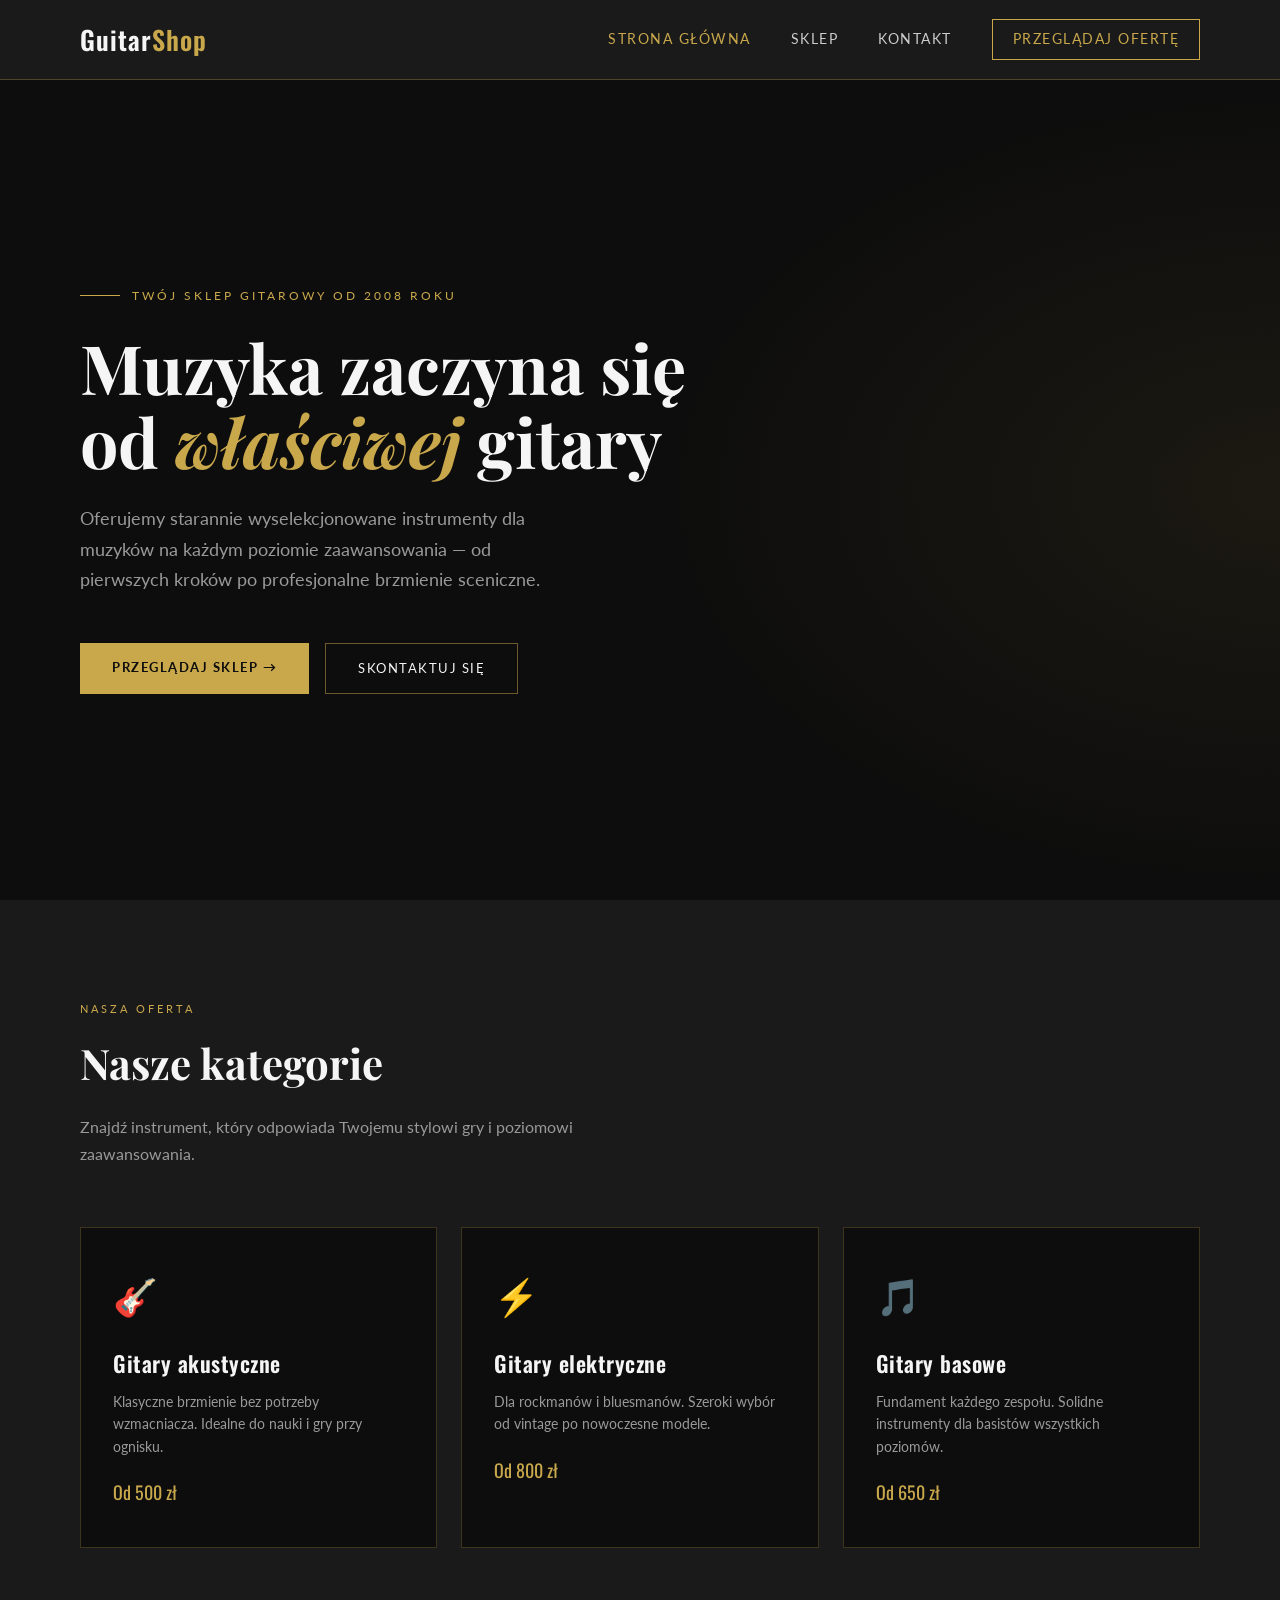
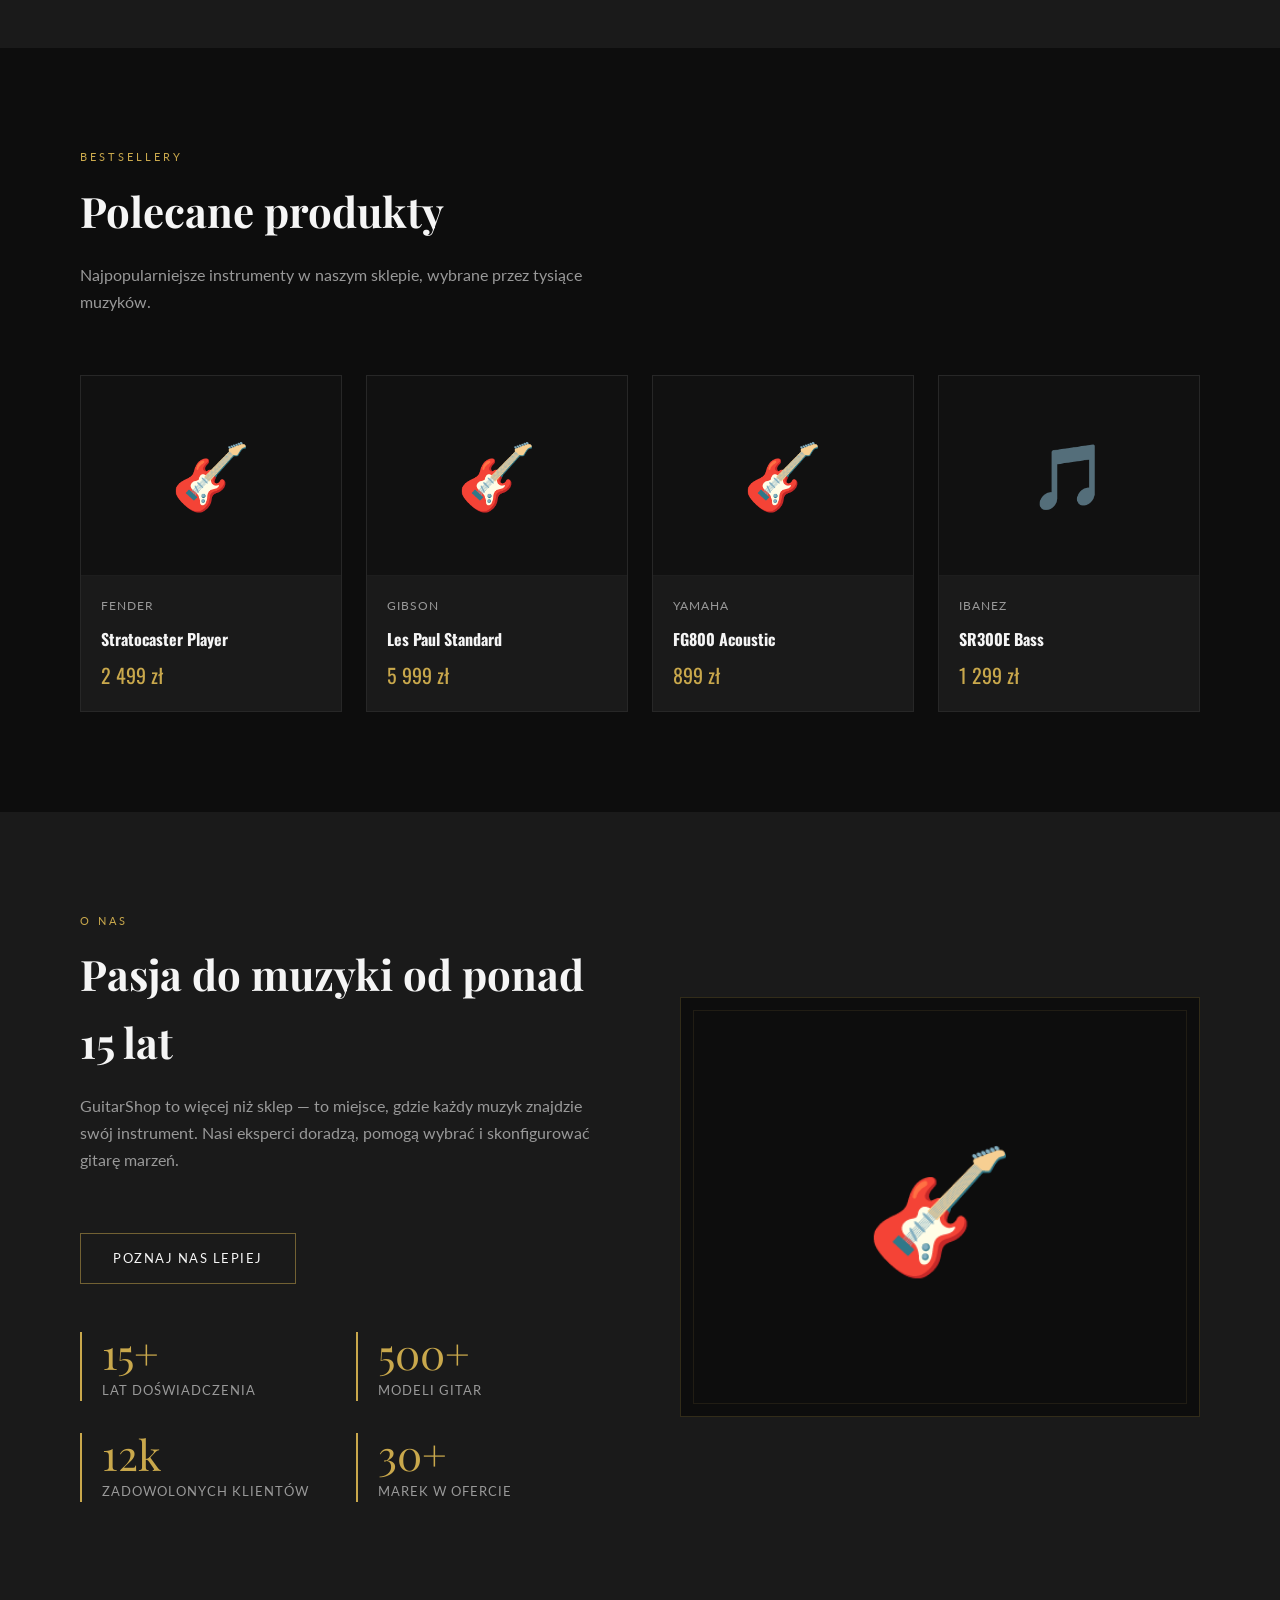
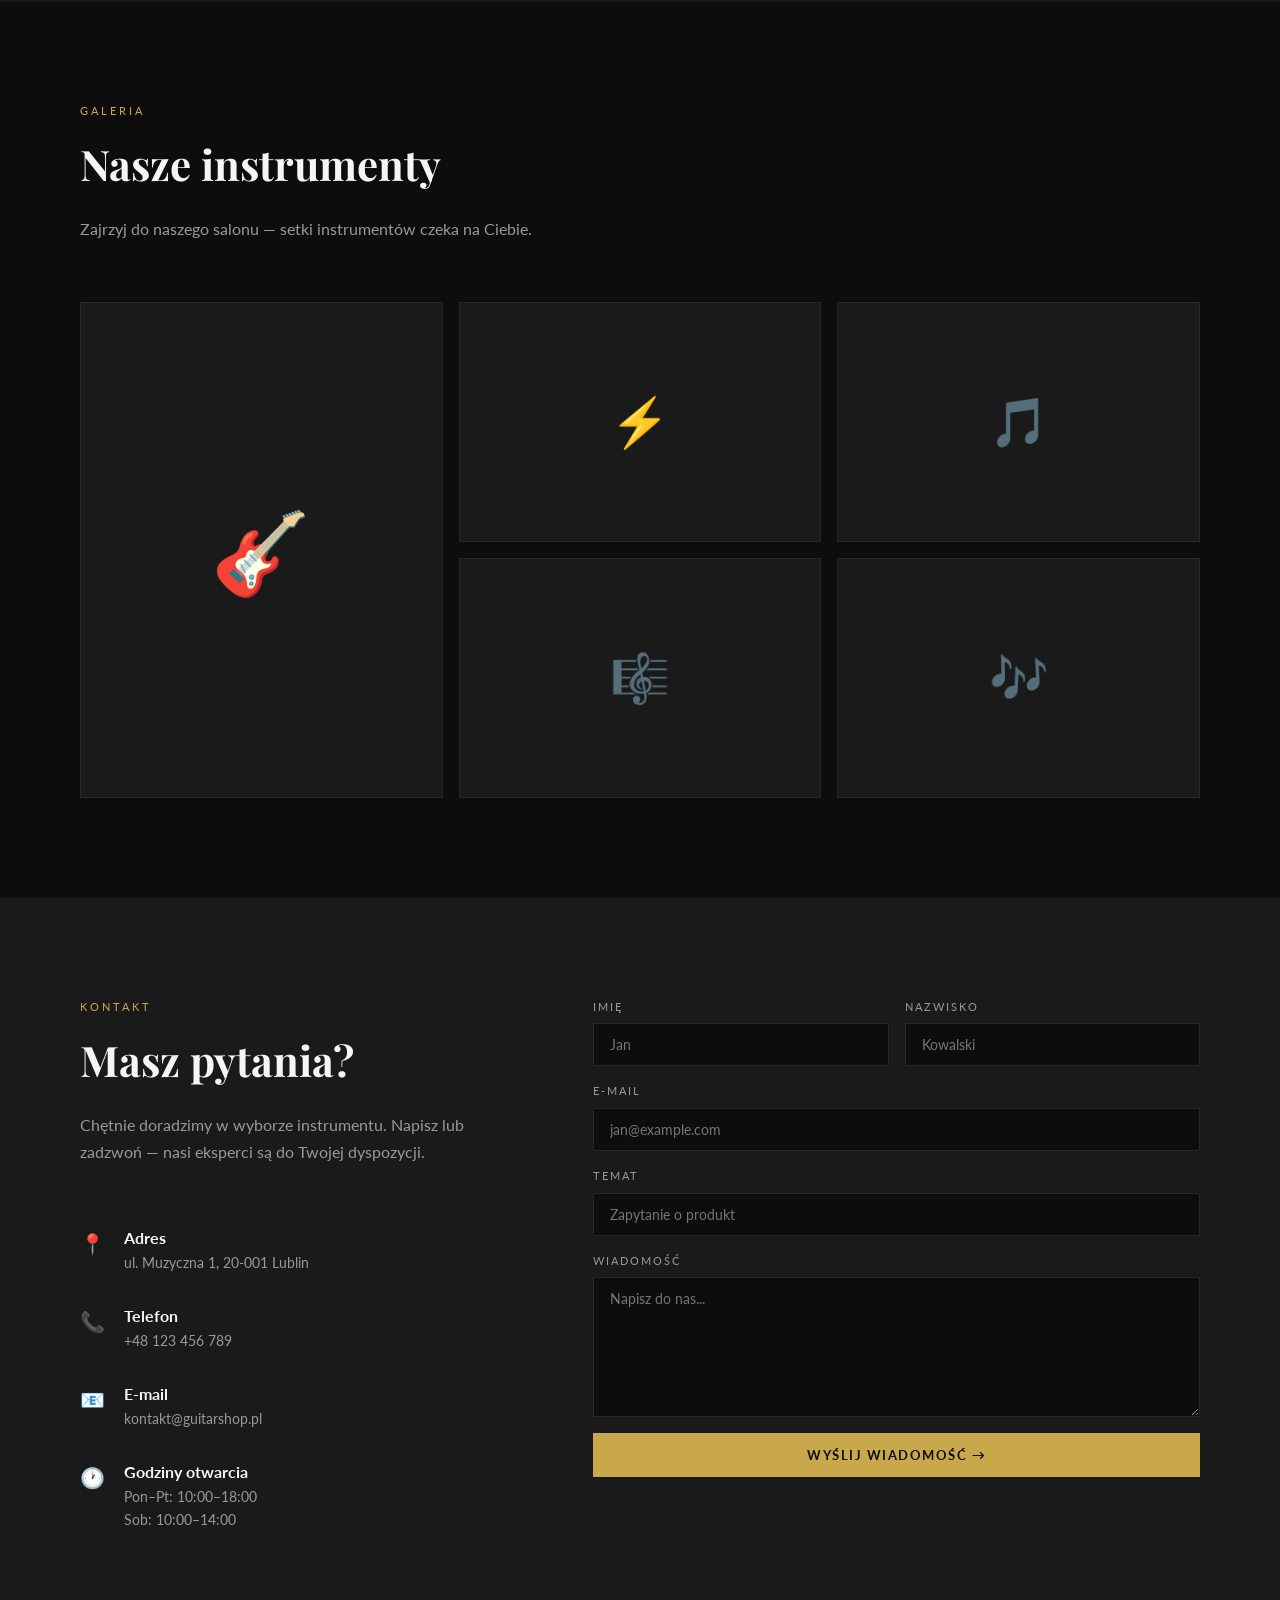
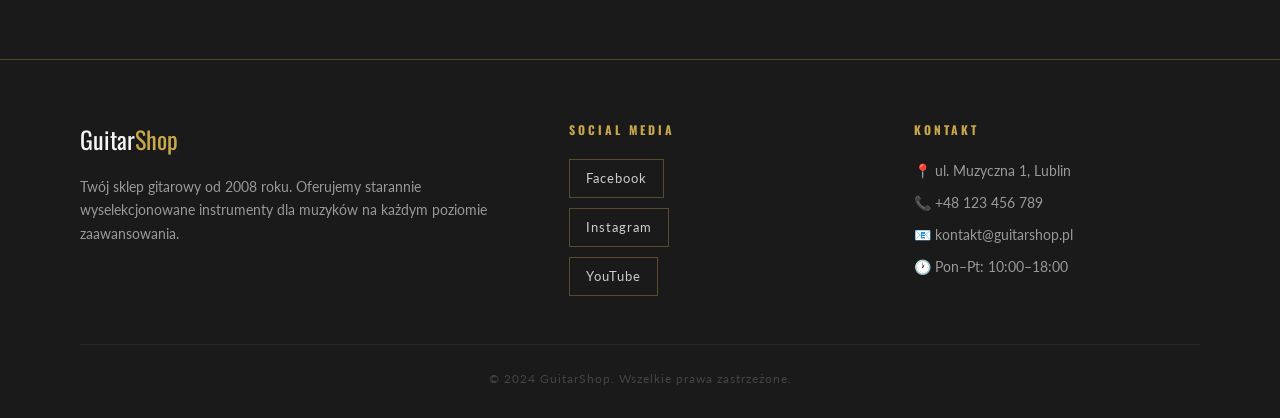
<file: index.html>
<!DOCTYPE html>
<html lang="pl">
<head>
  <meta charset="UTF-8">
  <meta name="viewport" content="width=device-width, initial-scale=1.0">
  <title>GuitarShop — Twój sklep gitarowy</title>
  <link rel="stylesheet" href="css/style.css">
</head>
<body>

  <header>
    <a href="index.html" class="logo">Guitar<span>Shop</span></a>
    <nav>
      <a href="index.html" class="active">Strona główna</a>
      <a href="oferta.html">Sklep</a>
      <a href="kontakt.html">Kontakt</a>
      <a href="oferta.html" class="nav-cta">Przeglądaj ofertę</a>
    </nav>
    <button class="hamburger" onclick="toggleMenu()" aria-label="Menu">
      <span></span><span></span><span></span>
    </button>
  </header>

  <div class="mobile-nav" id="mobileNav">
    <a href="index.html">Strona główna</a>
    <a href="oferta.html">Sklep</a>
    <a href="kontakt.html">Kontakt</a>
    <a href="oferta.html" class="nav-cta" style="width:fit-content;">Przeglądaj ofertę</a>
  </div>

  <section class="hero">
    <div class="hero-content">
      <div class="hero-eyebrow">Twój sklep gitarowy od 2008 roku</div>
      <h1>Muzyka zaczyna się od <em>właściwej</em> gitary</h1>
      <p>Oferujemy starannie wyselekcjonowane instrumenty dla muzyków na każdym poziomie zaawansowania — od pierwszych kroków po profesjonalne brzmienie sceniczne.</p>
      <div class="btn-group">
        <a href="oferta.html" class="btn-primary">Przeglądaj sklep →</a>
        <a href="kontakt.html" class="btn-outline">Skontaktuj się</a>
      </div>
    </div>
  </section>

  <section class="kategorie">
    <div class="section-eyebrow">Nasza oferta</div>
    <h2 class="section-title">Nasze kategorie</h2>
    <p class="section-subtitle">Znajdź instrument, który odpowiada Twojemu stylowi gry i poziomowi zaawansowania.</p>
    <div class="kategorie-grid">
      <a href="oferta.html" class="kategoria-card">
        <div class="kategoria-icon">🎸</div>
        <h3>Gitary akustyczne</h3>
        <p>Klasyczne brzmienie bez potrzeby wzmacniacza. Idealne do nauki i gry przy ognisku.</p>
        <div class="kategoria-price">Od 500 zł</div>
      </a>
      <a href="oferta.html" class="kategoria-card">
        <div class="kategoria-icon">⚡</div>
        <h3>Gitary elektryczne</h3>
        <p>Dla rockmanów i bluesmanów. Szeroki wybór od vintage po nowoczesne modele.</p>
        <div class="kategoria-price">Od 800 zł</div>
      </a>
      <a href="oferta.html" class="kategoria-card">
        <div class="kategoria-icon">🎵</div>
        <h3>Gitary basowe</h3>
        <p>Fundament każdego zespołu. Solidne instrumenty dla basistów wszystkich poziomów.</p>
        <div class="kategoria-price">Od 650 zł</div>
      </a>
    </div>
  </section>

  <section class="polecane">
    <div class="section-eyebrow">Bestsellery</div>
    <h2 class="section-title">Polecane produkty</h2>
    <p class="section-subtitle">Najpopularniejsze instrumenty w naszym sklepie, wybrane przez tysiące muzyków.</p>
    <div class="produkty-grid">
      <div class="produkt-card">
        <div class="produkt-img">🎸</div>
        <div class="produkt-info">
          <div class="marka">Fender</div>
          <h4>Stratocaster Player</h4>
          <div class="cena">2 499 zł</div>
        </div>
      </div>
      <div class="produkt-card">
        <div class="produkt-img">🎸</div>
        <div class="produkt-info">
          <div class="marka">Gibson</div>
          <h4>Les Paul Standard</h4>
          <div class="cena">5 999 zł</div>
        </div>
      </div>
      <div class="produkt-card">
        <div class="produkt-img">🎸</div>
        <div class="produkt-info">
          <div class="marka">Yamaha</div>
          <h4>FG800 Acoustic</h4>
          <div class="cena">899 zł</div>
        </div>
      </div>
      <div class="produkt-card">
        <div class="produkt-img">🎵</div>
        <div class="produkt-info">
          <div class="marka">Ibanez</div>
          <h4>SR300E Bass</h4>
          <div class="cena">1 299 zł</div>
        </div>
      </div>
    </div>
  </section>

  <section class="o-nas">
    <div class="o-nas-grid">
      <div>
        <div class="section-eyebrow">O nas</div>
        <h2 class="section-title">Pasja do muzyki od ponad 15 lat</h2>
        <p class="section-subtitle">GuitarShop to więcej niż sklep — to miejsce, gdzie każdy muzyk znajdzie swój instrument. Nasi eksperci doradzą, pomogą wybrać i skonfigurować gitarę marzeń.</p>
        <a href="kontakt.html" class="btn-outline">Poznaj nas lepiej</a>
        <div class="o-nas-stats">
          <div class="stat">
            <div class="stat-number">15+</div>
            <div class="stat-label">Lat doświadczenia</div>
          </div>
          <div class="stat">
            <div class="stat-number">500+</div>
            <div class="stat-label">Modeli gitar</div>
          </div>
          <div class="stat">
            <div class="stat-number">12k</div>
            <div class="stat-label">Zadowolonych klientów</div>
          </div>
          <div class="stat">
            <div class="stat-number">30+</div>
            <div class="stat-label">Marek w ofercie</div>
          </div>
        </div>
      </div>
      <div class="o-nas-visual">🎸</div>
    </div>
  </section>

  <section class="galeria">
    <div class="section-eyebrow">Galeria</div>
    <h2 class="section-title">Nasze instrumenty</h2>
    <p class="section-subtitle">Zajrzyj do naszego salonu — setki instrumentów czeka na Ciebie.</p>
    <div class="galeria-grid">
      <div class="galeria-item">🎸<div class="galeria-overlay">🔍</div></div>
      <div class="galeria-item">⚡<div class="galeria-overlay">🔍</div></div>
      <div class="galeria-item">🎵<div class="galeria-overlay">🔍</div></div>
      <div class="galeria-item">🎼<div class="galeria-overlay">🔍</div></div>
      <div class="galeria-item">🎶<div class="galeria-overlay">🔍</div></div>
    </div>
  </section>

  <section class="kontakt">
    <div class="kontakt-grid">
      <div class="kontakt-info">
        <div class="section-eyebrow">Kontakt</div>
        <h2 class="section-title">Masz pytania?</h2>
        <p class="section-subtitle">Chętnie doradzimy w wyborze instrumentu. Napisz lub zadzwoń — nasi eksperci są do Twojej dyspozycji.</p>
        <div class="kontakt-item">
          <div class="kontakt-icon">📍</div>
          <div><strong>Adres</strong><p>ul. Muzyczna 1, 20-001 Lublin</p></div>
        </div>
        <div class="kontakt-item">
          <div class="kontakt-icon">📞</div>
          <div><strong>Telefon</strong><p>+48 123 456 789</p></div>
        </div>
        <div class="kontakt-item">
          <div class="kontakt-icon">📧</div>
          <div><strong>E-mail</strong><p>kontakt@guitarshop.pl</p></div>
        </div>
        <div class="kontakt-item">
          <div class="kontakt-icon">🕐</div>
          <div><strong>Godziny otwarcia</strong><p>Pon–Pt: 10:00–18:00<br>Sob: 10:00–14:00</p></div>
        </div>
      </div>
      <form class="kontakt-form" onsubmit="handleSubmit(event)">
        <div class="form-row">
          <div class="form-group">
            <label>Imię</label>
            <input type="text" placeholder="Jan">
          </div>
          <div class="form-group">
            <label>Nazwisko</label>
            <input type="text" placeholder="Kowalski">
          </div>
        </div>
        <div class="form-group">
          <label>E-mail</label>
          <input type="email" placeholder="jan@example.com">
        </div>
        <div class="form-group">
          <label>Temat</label>
          <input type="text" placeholder="Zapytanie o produkt">
        </div>
        <div class="form-group">
          <label>Wiadomość</label>
          <textarea placeholder="Napisz do nas..."></textarea>
        </div>
        <button type="submit" class="btn-primary">Wyślij wiadomość →</button>
        <div id="success-msg" style="display:none; color:#C9A84C; margin-top:12px; font-size:14px;">
          ✓ Wiadomość wysłana! Skontaktujemy się wkrótce.
        </div>
      </form>
    </div>
  </section>

  <footer>
    <div class="footer-grid">
      <div class="footer-col">
        <div class="footer-logo-text">Guitar<span>Shop</span></div>
        <p>Twój sklep gitarowy od 2008 roku. Oferujemy starannie wyselekcjonowane instrumenty dla muzyków na każdym poziomie zaawansowania.</p>
      </div>
      <div class="footer-col">
        <h4>Social Media</h4>
        <div class="social-btns">
          <a href="#" class="social-btn">Facebook</a>
          <a href="#" class="social-btn">Instagram</a>
          <a href="#" class="social-btn">YouTube</a>
        </div>
      </div>
      <div class="footer-col">
        <h4>Kontakt</h4>
        <p>📍 ul. Muzyczna 1, Lublin</p>
        <p>📞 +48 123 456 789</p>
        <p>📧 kontakt@guitarshop.pl</p>
        <p>🕐 Pon–Pt: 10:00–18:00</p>
      </div>
    </div>
    <div class="footer-bottom">© 2024 GuitarShop. Wszelkie prawa zastrzeżone.</div>
  </footer>

  <script>
    function toggleMenu() {
      document.getElementById('mobileNav').classList.toggle('open');
    }
    function handleSubmit(e) {
      e.preventDefault();
      document.getElementById('success-msg').style.display = 'block';
      e.target.reset();
    }
  </script>

</body>
</html>
</file>
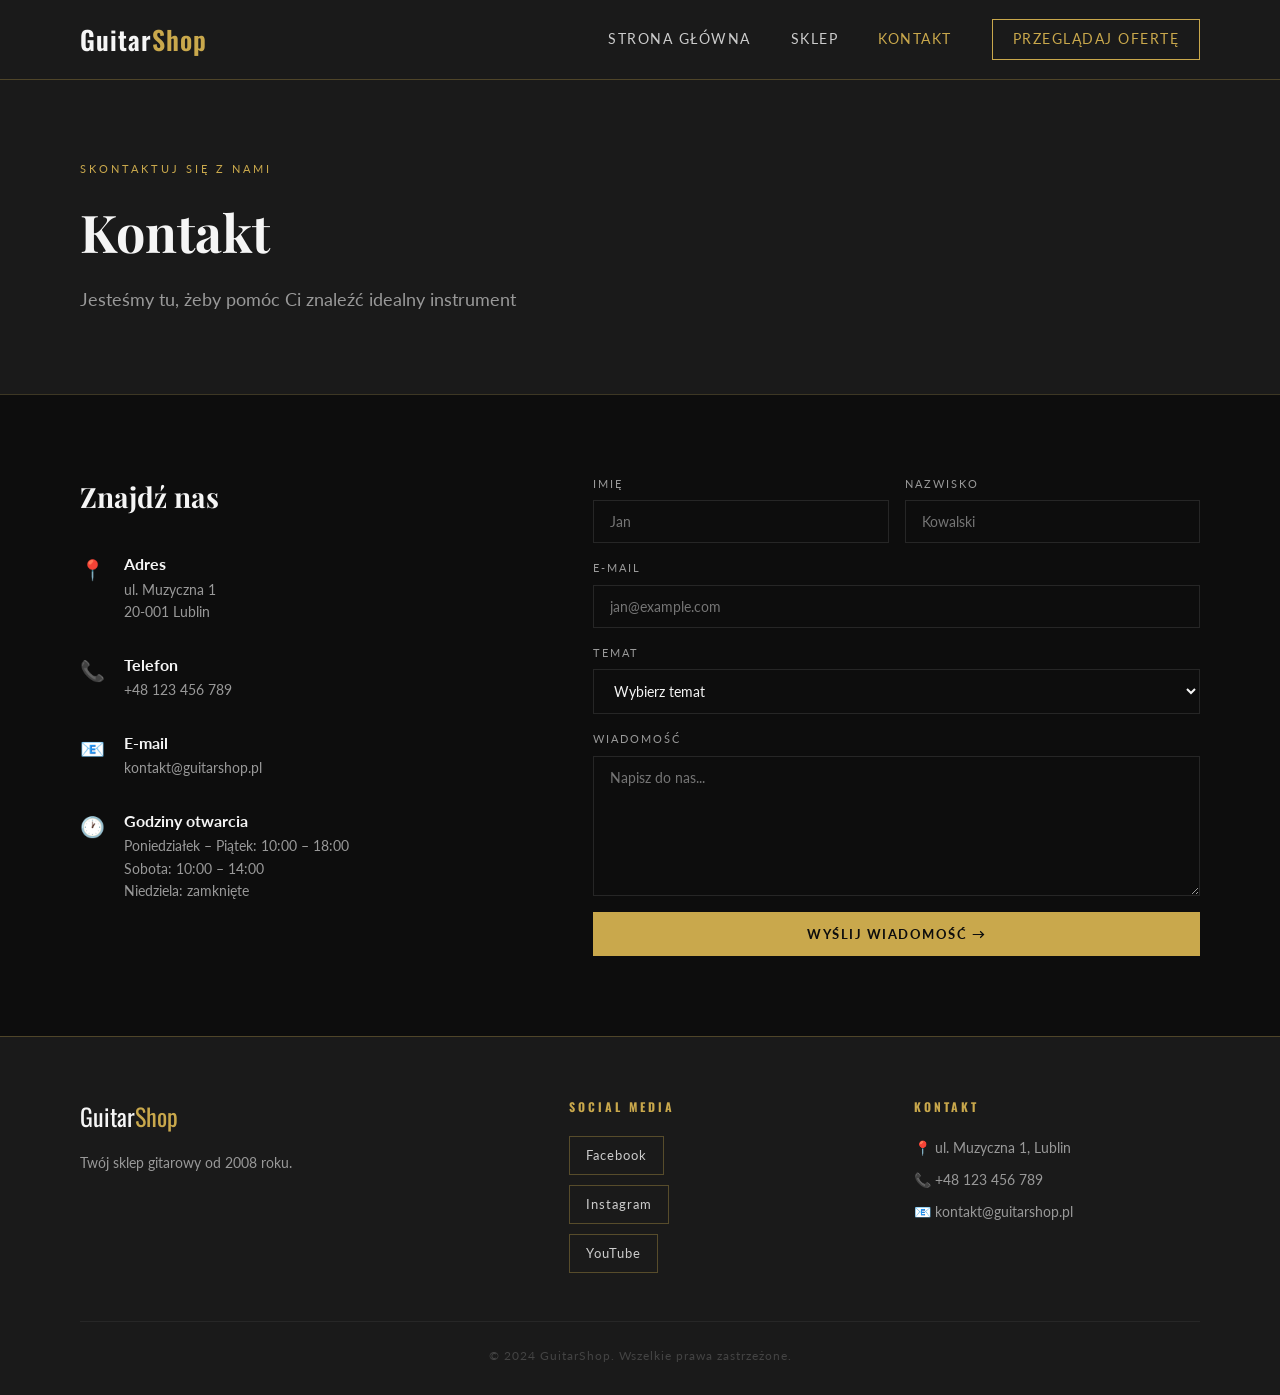
<file: kontakt.html>
<!DOCTYPE html>
<html lang="pl">
<head>
  <meta charset="UTF-8">
  <meta name="viewport" content="width=device-width, initial-scale=1.0">
  <title>Kontakt — GuitarShop</title>
  <link rel="stylesheet" href="css/style.css">
</head>
<body>

  <header>
    <a href="index.html" class="logo">Guitar<span>Shop</span></a>
    <nav>
      <a href="index.html">Strona główna</a>
      <a href="oferta.html">Sklep</a>
      <a href="kontakt.html" class="active">Kontakt</a>
      <a href="oferta.html" class="nav-cta">Przeglądaj ofertę</a>
    </nav>
    <button class="hamburger" onclick="toggleMenu()" aria-label="Menu">
      <span></span><span></span><span></span>
    </button>
  </header>

  <div class="mobile-nav" id="mobileNav">
    <a href="index.html">Strona główna</a>
    <a href="oferta.html">Sklep</a>
    <a href="kontakt.html">Kontakt</a>
    <a href="oferta.html" class="nav-cta" style="width:fit-content;">Przeglądaj ofertę</a>
  </div>

  <div class="page-hero">
    <div class="section-eyebrow">Skontaktuj się z nami</div>
    <h1>Kontakt</h1>
    <p>Jesteśmy tu, żeby pomóc Ci znaleźć idealny instrument</p>
  </div>

  <section class="kontakt-page">
    <div class="kontakt-grid">
      <div class="kontakt-info">
        <h3>Znajdź nas</h3>
        <div class="kontakt-item">
          <div class="kontakt-icon">📍</div>
          <div><strong>Adres</strong><p>ul. Muzyczna 1<br>20-001 Lublin</p></div>
        </div>
        <div class="kontakt-item">
          <div class="kontakt-icon">📞</div>
          <div><strong>Telefon</strong><p>+48 123 456 789</p></div>
        </div>
        <div class="kontakt-item">
          <div class="kontakt-icon">📧</div>
          <div><strong>E-mail</strong><p>kontakt@guitarshop.pl</p></div>
        </div>
        <div class="kontakt-item">
          <div class="kontakt-icon">🕐</div>
          <div>
            <strong>Godziny otwarcia</strong>
            <p>Poniedziałek – Piątek: 10:00 – 18:00<br>Sobota: 10:00 – 14:00<br>Niedziela: zamknięte</p>
          </div>
        </div>
      </div>
      <form class="kontakt-form" onsubmit="handleSubmit(event)">
        <div class="form-row">
          <div class="form-group">
            <label>Imię</label>
            <input type="text" placeholder="Jan" required>
          </div>
          <div class="form-group">
            <label>Nazwisko</label>
            <input type="text" placeholder="Kowalski" required>
          </div>
        </div>
        <div class="form-group">
          <label>E-mail</label>
          <input type="email" placeholder="jan@example.com" required>
        </div>
        <div class="form-group">
          <label>Temat</label>
          <select>
            <option value="">Wybierz temat</option>
            <option>Zapytanie o produkt</option>
            <option>Zamówienie</option>
            <option>Serwis i naprawa</option>
            <option>Inne</option>
          </select>
        </div>
        <div class="form-group">
          <label>Wiadomość</label>
          <textarea placeholder="Napisz do nas..." required></textarea>
        </div>
        <button type="submit" class="btn-primary">Wyślij wiadomość →</button>
        <div id="success-msg" style="display:none; color:#C9A84C; margin-top:12px; font-size:14px;">
          ✓ Wiadomość wysłana! Skontaktujemy się wkrótce.
        </div>
      </form>
    </div>
  </section>

  <footer>
    <div class="footer-grid">
      <div class="footer-col">
        <div class="footer-logo-text">Guitar<span>Shop</span></div>
        <p>Twój sklep gitarowy od 2008 roku.</p>
      </div>
      <div class="footer-col">
        <h4>Social Media</h4>
        <div class="social-btns">
          <a href="#" class="social-btn">Facebook</a>
          <a href="#" class="social-btn">Instagram</a>
          <a href="#" class="social-btn">YouTube</a>
        </div>
      </div>
      <div class="footer-col">
        <h4>Kontakt</h4>
        <p>📍 ul. Muzyczna 1, Lublin</p>
        <p>📞 +48 123 456 789</p>
        <p>📧 kontakt@guitarshop.pl</p>
      </div>
    </div>
    <div class="footer-bottom">© 2024 GuitarShop. Wszelkie prawa zastrzeżone.</div>
  </footer>

  <script>
    function toggleMenu() {
      document.getElementById('mobileNav').classList.toggle('open');
    }
    function handleSubmit(e) {
      e.preventDefault();
      document.getElementById('success-msg').style.display = 'block';
      e.target.reset();
    }
  </script>

</body>
</html>
</file>
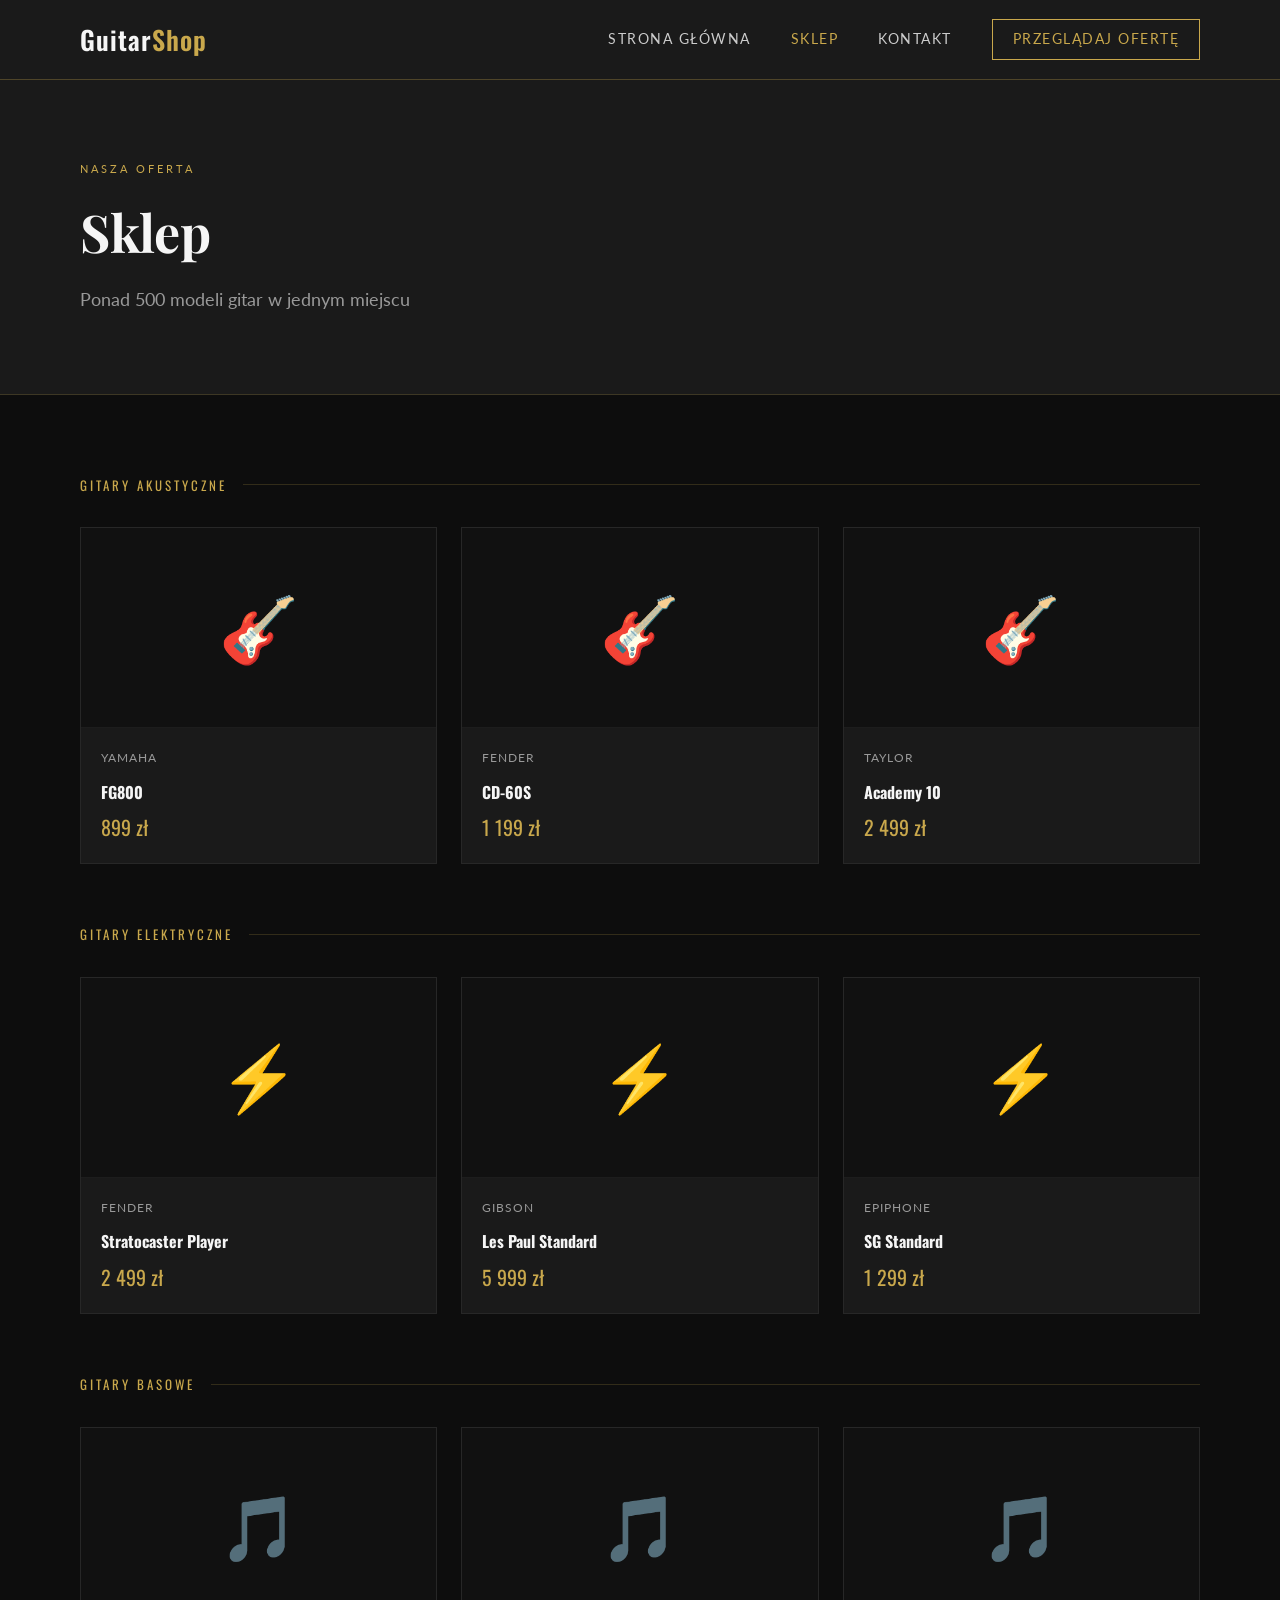
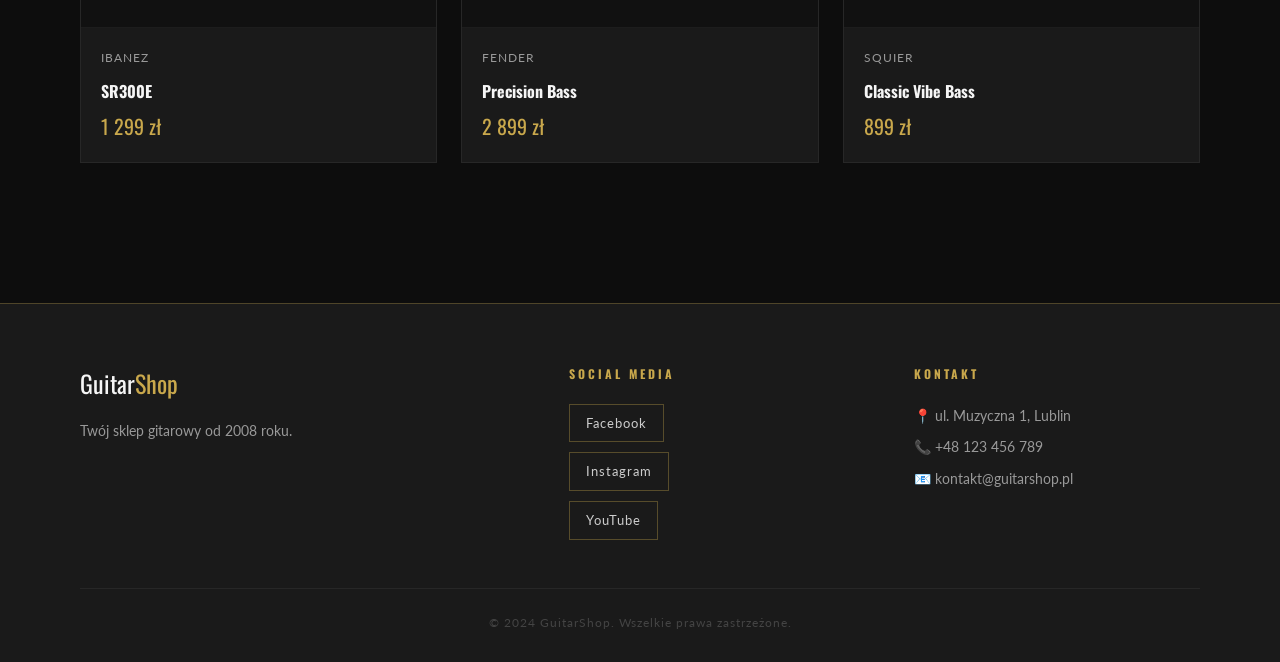
<file: oferta.html>
<!DOCTYPE html>
<html lang="pl">
<head>
  <meta charset="UTF-8">
  <meta name="viewport" content="width=device-width, initial-scale=1.0">
  <title>Oferta — GuitarShop</title>
  <link rel="stylesheet" href="css/style.css">
</head>
<body>

  <header>
    <a href="index.html" class="logo">Guitar<span>Shop</span></a>
    <nav>
      <a href="index.html">Strona główna</a>
      <a href="oferta.html" class="active">Sklep</a>
      <a href="kontakt.html">Kontakt</a>
      <a href="oferta.html" class="nav-cta">Przeglądaj ofertę</a>
    </nav>
    <button class="hamburger" onclick="toggleMenu()" aria-label="Menu">
      <span></span><span></span><span></span>
    </button>
  </header>

  <div class="mobile-nav" id="mobileNav">
    <a href="index.html">Strona główna</a>
    <a href="oferta.html">Sklep</a>
    <a href="kontakt.html">Kontakt</a>
    <a href="oferta.html" class="nav-cta" style="width:fit-content;">Przeglądaj ofertę</a>
  </div>

  <div class="page-hero">
    <div class="section-eyebrow">Nasza oferta</div>
    <h1>Sklep</h1>
    <p>Ponad 500 modeli gitar w jednym miejscu</p>
  </div>

  <div class="oferta-section">
    <div class="oferta-category-title">Gitary akustyczne</div>
    <div class="oferta-grid">
      <div class="produkt-card"><div class="produkt-img">🎸</div><div class="produkt-info"><div class="marka">Yamaha</div><h4>FG800</h4><div class="cena">899 zł</div></div></div>
      <div class="produkt-card"><div class="produkt-img">🎸</div><div class="produkt-info"><div class="marka">Fender</div><h4>CD-60S</h4><div class="cena">1 199 zł</div></div></div>
      <div class="produkt-card"><div class="produkt-img">🎸</div><div class="produkt-info"><div class="marka">Taylor</div><h4>Academy 10</h4><div class="cena">2 499 zł</div></div></div>
    </div>

    <div class="oferta-category-title">Gitary elektryczne</div>
    <div class="oferta-grid">
      <div class="produkt-card"><div class="produkt-img">⚡</div><div class="produkt-info"><div class="marka">Fender</div><h4>Stratocaster Player</h4><div class="cena">2 499 zł</div></div></div>
      <div class="produkt-card"><div class="produkt-img">⚡</div><div class="produkt-info"><div class="marka">Gibson</div><h4>Les Paul Standard</h4><div class="cena">5 999 zł</div></div></div>
      <div class="produkt-card"><div class="produkt-img">⚡</div><div class="produkt-info"><div class="marka">Epiphone</div><h4>SG Standard</h4><div class="cena">1 299 zł</div></div></div>
    </div>

    <div class="oferta-category-title">Gitary basowe</div>
    <div class="oferta-grid">
      <div class="produkt-card"><div class="produkt-img">🎵</div><div class="produkt-info"><div class="marka">Ibanez</div><h4>SR300E</h4><div class="cena">1 299 zł</div></div></div>
      <div class="produkt-card"><div class="produkt-img">🎵</div><div class="produkt-info"><div class="marka">Fender</div><h4>Precision Bass</h4><div class="cena">2 899 zł</div></div></div>
      <div class="produkt-card"><div class="produkt-img">🎵</div><div class="produkt-info"><div class="marka">Squier</div><h4>Classic Vibe Bass</h4><div class="cena">899 zł</div></div></div>
    </div>
  </div>

  <footer>
    <div class="footer-grid">
      <div class="footer-col">
        <div class="footer-logo-text">Guitar<span>Shop</span></div>
        <p>Twój sklep gitarowy od 2008 roku.</p>
      </div>
      <div class="footer-col">
        <h4>Social Media</h4>
        <div class="social-btns">
          <a href="#" class="social-btn">Facebook</a>
          <a href="#" class="social-btn">Instagram</a>
          <a href="#" class="social-btn">YouTube</a>
        </div>
      </div>
      <div class="footer-col">
        <h4>Kontakt</h4>
        <p>📍 ul. Muzyczna 1, Lublin</p>
        <p>📞 +48 123 456 789</p>
        <p>📧 kontakt@guitarshop.pl</p>
      </div>
    </div>
    <div class="footer-bottom">© 2024 GuitarShop. Wszelkie prawa zastrzeżone.</div>
  </footer>

  <script>
    function toggleMenu() {
      document.getElementById('mobileNav').classList.toggle('open');
    }
  </script>

</body>
</html>
</file>
<file: css/style.css>
@import url('https://fonts.googleapis.com/css2?family=Playfair+Display:ital,wght@0,400;0,700;1,400&family=Oswald:wght@400;600&family=Lato:wght@300;400;700&display=swap');

*, *::before, *::after { box-sizing: border-box; margin: 0; padding: 0; }

:root {
  --black: #0D0D0D;
  --dark: #1A1A1A;
  --gold: #C9A84C;
  --white: #F5F5F5;
  --muted: #999999;
  --light-muted: #CCCCCC;
}

html { scroll-behavior: smooth; }

body {
  background: var(--black);
  color: var(--white);
  font-family: 'Lato', sans-serif;
  font-size: 16px;
  line-height: 1.6;
}

a { text-decoration: none; color: inherit; }

header {
  position: sticky;
  top: 0;
  z-index: 100;
  background: var(--dark);
  border-bottom: 1px solid rgba(201,168,76,0.3);
  height: 80px;
  display: flex;
  align-items: center;
  padding: 0 80px;
  justify-content: space-between;
}

.logo {
  font-family: 'Oswald', sans-serif;
  font-size: 26px;
  font-weight: 600;
  color: var(--white);
  letter-spacing: 1px;
}
.logo span { color: var(--gold); }

nav { display: flex; gap: 40px; align-items: center; }

nav a {
  font-family: 'Lato', sans-serif;
  font-size: 14px;
  letter-spacing: 1.5px;
  text-transform: uppercase;
  color: var(--light-muted);
}
nav a:hover, nav a.active { color: var(--gold); }

.nav-cta {
  border: 1px solid var(--gold);
  padding: 8px 20px;
  color: var(--gold) !important;
}
.nav-cta:hover { background: var(--gold); color: var(--black) !important; }

.hamburger {
  display: none;
  flex-direction: column;
  gap: 5px;
  cursor: pointer;
  background: none;
  border: none;
  padding: 4px;
}
.hamburger span {
  display: block;
  width: 24px;
  height: 2px;
  background: var(--white);
}

.mobile-nav {
  display: none;
  flex-direction: column;
  background: var(--dark);
  padding: 24px;
  border-top: 1px solid rgba(201,168,76,0.2);
  gap: 20px;
}
.mobile-nav.open { display: flex; }
.mobile-nav a {
  font-family: 'Lato', sans-serif;
  font-size: 16px;
  letter-spacing: 1.5px;
  text-transform: uppercase;
  color: var(--light-muted);
  padding: 8px 0;
  border-bottom: 1px solid rgba(255,255,255,0.05);
}
.mobile-nav a:hover { color: var(--gold); }

.hero {
  min-height: calc(100vh - 80px);
  background: var(--black);
  display: flex;
  align-items: center;
  padding: 80px;
  position: relative;
  overflow: hidden;
}

.hero::before {
  content: '';
  position: absolute;
  right: 0; top: 0;
  width: 50%;
  height: 100%;
  background: radial-gradient(ellipse at right center, rgba(201,168,76,0.08) 0%, transparent 70%);
  pointer-events: none;
}

.hero-content { max-width: 640px; position: relative; z-index: 1; }

.hero-eyebrow {
  font-family: 'Lato', sans-serif;
  font-size: 12px;
  letter-spacing: 3px;
  text-transform: uppercase;
  color: var(--gold);
  margin-bottom: 24px;
  display: flex;
  align-items: center;
  gap: 12px;
}
.hero-eyebrow::before {
  content: '';
  display: inline-block;
  width: 40px;
  height: 1px;
  background: var(--gold);
}

.hero h1 {
  font-family: 'Playfair Display', serif;
  font-size: 68px;
  font-weight: 700;
  line-height: 1.1;
  margin-bottom: 24px;
  color: var(--white);
}

.hero h1 em { font-style: italic; color: var(--gold); }

.hero p {
  font-size: 18px;
  color: var(--muted);
  margin-bottom: 48px;
  line-height: 1.7;
  max-width: 480px;
}

.btn-group { display: flex; gap: 16px; flex-wrap: wrap; }

.btn-primary {
  background: var(--gold);
  color: var(--black);
  padding: 14px 32px;
  font-family: 'Lato', sans-serif;
  font-weight: 700;
  font-size: 13px;
  letter-spacing: 1.5px;
  text-transform: uppercase;
  border: none;
  cursor: pointer;
  display: inline-block;
}
.btn-primary:hover { opacity: 0.85; }

.btn-outline {
  border: 1px solid rgba(201,168,76,0.5);
  color: var(--white);
  padding: 14px 32px;
  font-family: 'Lato', sans-serif;
  font-size: 13px;
  letter-spacing: 1.5px;
  text-transform: uppercase;
  display: inline-block;
}
.btn-outline:hover { border-color: var(--gold); color: var(--gold); }

section { padding: 100px 80px; }

.section-eyebrow {
  font-size: 11px;
  letter-spacing: 3px;
  text-transform: uppercase;
  color: var(--gold);
  margin-bottom: 12px;
}

.section-title {
  font-family: 'Playfair Display', serif;
  font-size: 42px;
  font-weight: 700;
  color: var(--white);
  margin-bottom: 16px;
}

.section-subtitle {
  font-size: 16px;
  color: var(--muted);
  max-width: 520px;
  line-height: 1.7;
  margin-bottom: 60px;
}

.kategorie { background: var(--dark); }

.kategorie-grid {
  display: grid;
  grid-template-columns: repeat(3, 1fr);
  gap: 24px;
}

.kategoria-card {
  border: 1px solid rgba(201,168,76,0.25);
  padding: 40px 32px;
  position: relative;
  overflow: hidden;
  cursor: pointer;
  background: var(--black);
}
.kategoria-card:hover { border-color: var(--gold); }

.kategoria-icon { font-size: 36px; margin-bottom: 20px; }

.kategoria-card h3 {
  font-family: 'Oswald', sans-serif;
  font-size: 22px;
  font-weight: 600;
  color: var(--white);
  letter-spacing: 0.5px;
  margin-bottom: 10px;
}

.kategoria-card p {
  font-size: 14px;
  color: var(--muted);
  margin-bottom: 20px;
  line-height: 1.6;
}

.kategoria-price {
  font-family: 'Oswald', sans-serif;
  font-size: 18px;
  color: var(--gold);
}

.polecane { background: var(--black); }

.produkty-grid {
  display: grid;
  grid-template-columns: repeat(4, 1fr);
  gap: 24px;
}

.produkt-card {
  background: var(--dark);
  border: 1px solid rgba(255,255,255,0.06);
  cursor: pointer;
}
.produkt-card:hover { border-color: rgba(201,168,76,0.4); }

.produkt-img {
  width: 100%;
  height: 200px;
  background: #111;
  display: flex;
  align-items: center;
  justify-content: center;
  font-size: 64px;
  border-bottom: 1px solid rgba(255,255,255,0.05);
}

.produkt-info { padding: 20px; }

.produkt-info h4 {
  font-family: 'Oswald', sans-serif;
  font-size: 16px;
  color: var(--white);
  margin-bottom: 6px;
}

.produkt-info .marka {
  font-size: 12px;
  color: var(--muted);
  letter-spacing: 1px;
  text-transform: uppercase;
  margin-bottom: 12px;
}

.produkt-info .cena {
  font-family: 'Oswald', sans-serif;
  font-size: 20px;
  color: var(--gold);
}

.o-nas { background: var(--dark); }

.o-nas-grid {
  display: grid;
  grid-template-columns: 1fr 1fr;
  gap: 80px;
  align-items: center;
}

.o-nas-stats {
  display: grid;
  grid-template-columns: 1fr 1fr;
  gap: 32px;
  margin-top: 48px;
}

.stat {
  border-left: 2px solid var(--gold);
  padding-left: 20px;
}

.stat-number {
  font-family: 'Playfair Display', serif;
  font-size: 42px;
  color: var(--gold);
  line-height: 1;
  margin-bottom: 6px;
}

.stat-label {
  font-size: 13px;
  color: var(--muted);
  letter-spacing: 1px;
  text-transform: uppercase;
}

.o-nas-visual {
  background: var(--black);
  border: 1px solid rgba(201,168,76,0.2);
  height: 420px;
  display: flex;
  align-items: center;
  justify-content: center;
  font-size: 120px;
  position: relative;
}

.o-nas-visual::before {
  content: '';
  position: absolute;
  inset: 12px;
  border: 1px solid rgba(201,168,76,0.1);
  pointer-events: none;
}

.galeria { background: var(--black); }

.galeria-grid {
  display: grid;
  grid-template-columns: repeat(3, 1fr);
  grid-template-rows: 240px 240px;
  gap: 16px;
}

.galeria-item {
  background: var(--dark);
  border: 1px solid rgba(255,255,255,0.06);
  display: flex;
  align-items: center;
  justify-content: center;
  font-size: 48px;
  overflow: hidden;
  position: relative;
  cursor: pointer;
}
.galeria-item:hover { border-color: var(--gold); }
.galeria-item:first-child { grid-row: span 2; font-size: 80px; }

.galeria-overlay {
  position: absolute;
  inset: 0;
  background: rgba(201,168,76,0.15);
  opacity: 0;
  display: flex;
  align-items: center;
  justify-content: center;
  font-size: 32px;
}
.galeria-item:hover .galeria-overlay { opacity: 1; }

.kontakt { background: var(--dark); }

.kontakt-grid {
  display: grid;
  grid-template-columns: 1fr 1.4fr;
  gap: 80px;
}

.kontakt-info h3 {
  font-family: 'Playfair Display', serif;
  font-size: 28px;
  color: var(--white);
  margin-bottom: 32px;
}

.kontakt-item {
  display: flex;
  gap: 16px;
  margin-bottom: 28px;
  align-items: flex-start;
}

.kontakt-icon {
  font-size: 20px;
  color: var(--gold);
  min-width: 28px;
  margin-top: 2px;
}

.kontakt-item p { color: var(--muted); font-size: 14px; line-height: 1.6; }
.kontakt-item strong { color: var(--white); display: block; margin-bottom: 2px; }

.kontakt-form { display: flex; flex-direction: column; gap: 16px; }

.form-row { display: grid; grid-template-columns: 1fr 1fr; gap: 16px; }

.form-group { display: flex; flex-direction: column; gap: 8px; }

.form-group label {
  font-size: 11px;
  letter-spacing: 2px;
  text-transform: uppercase;
  color: var(--muted);
}

.form-group input,
.form-group textarea,
.form-group select {
  background: var(--black);
  border: 1px solid rgba(255,255,255,0.1);
  color: var(--white);
  padding: 12px 16px;
  font-family: 'Lato', sans-serif;
  font-size: 14px;
  outline: none;
  width: 100%;
}
.form-group input:focus,
.form-group textarea:focus,
.form-group select:focus { border-color: var(--gold); }

.form-group select option { background: var(--dark); }
.form-group textarea { resize: vertical; min-height: 140px; }

footer {
  background: var(--dark);
  border-top: 1px solid rgba(201,168,76,0.3);
  padding: 60px 80px 30px;
}

.footer-grid {
  display: grid;
  grid-template-columns: 1.5fr 1fr 1fr;
  gap: 60px;
  margin-bottom: 48px;
}

.footer-col h4 {
  font-family: 'Oswald', sans-serif;
  font-size: 12px;
  letter-spacing: 3px;
  text-transform: uppercase;
  color: var(--gold);
  margin-bottom: 20px;
}

.footer-col p {
  font-size: 14px;
  color: var(--muted);
  line-height: 1.7;
  margin-bottom: 8px;
}

.footer-logo-text {
  font-family: 'Oswald', sans-serif;
  font-size: 24px;
  color: var(--white);
  margin-bottom: 16px;
}
.footer-logo-text span { color: var(--gold); }

.social-btns { display: flex; flex-direction: column; gap: 10px; margin-top: 8px; }

.social-btn {
  border: 1px solid rgba(201,168,76,0.35);
  color: var(--light-muted);
  padding: 8px 16px;
  font-size: 13px;
  font-family: 'Lato', sans-serif;
  letter-spacing: 1px;
  display: inline-block;
  width: fit-content;
}
.social-btn:hover { border-color: var(--gold); color: var(--gold); }

.footer-bottom {
  border-top: 1px solid rgba(255,255,255,0.06);
  padding-top: 24px;
  text-align: center;
  font-size: 12px;
  color: #444;
  letter-spacing: 1px;
}

.page-hero {
  background: var(--dark);
  padding: 80px;
  border-bottom: 1px solid rgba(201,168,76,0.2);
}

.page-hero h1 {
  font-family: 'Playfair Display', serif;
  font-size: 52px;
  color: var(--white);
  margin-bottom: 12px;
}

.page-hero p { color: var(--muted); font-size: 18px; }

.oferta-section { background: var(--black); padding: 80px; }

.oferta-category-title {
  font-family: 'Oswald', sans-serif;
  font-size: 13px;
  letter-spacing: 3px;
  text-transform: uppercase;
  color: var(--gold);
  margin-bottom: 32px;
  display: flex;
  align-items: center;
  gap: 16px;
}
.oferta-category-title::after {
  content: '';
  flex: 1;
  height: 1px;
  background: rgba(201,168,76,0.2);
}

.oferta-grid {
  display: grid;
  grid-template-columns: repeat(3, 1fr);
  gap: 24px;
  margin-bottom: 60px;
}

.kontakt-page { background: var(--black); padding: 80px; }

@media (max-width: 768px) {
  header { padding: 0 20px; }
  header nav { display: none; }
  .hamburger { display: flex; }

  .hero { padding: 48px 20px; min-height: auto; }
  .hero h1 { font-size: 36px; }
  .hero p { font-size: 16px; }

  section { padding: 60px 20px; }

  .kategorie-grid { grid-template-columns: 1fr; }
  .produkty-grid { grid-template-columns: 1fr 1fr; }
  .oferta-grid { grid-template-columns: 1fr 1fr; }

  .o-nas-grid { grid-template-columns: 1fr; gap: 40px; }
  .o-nas-visual { height: 200px; font-size: 64px; }

  .galeria-grid { grid-template-columns: 1fr 1fr; grid-template-rows: auto; }
  .galeria-item:first-child { grid-row: span 1; }

  .kontakt-grid { grid-template-columns: 1fr; gap: 40px; }
  .form-row { grid-template-columns: 1fr; }

  footer { padding: 40px 20px 20px; }
  .footer-grid { grid-template-columns: 1fr; gap: 32px; }

  .page-hero { padding: 48px 20px; }
  .page-hero h1 { font-size: 36px; }
  .oferta-section { padding: 40px 20px; }
  .kontakt-page { padding: 40px 20px; }

  .section-title { font-size: 32px; }
  .btn-group { flex-direction: column; }
  .btn-primary, .btn-outline { text-align: center; }
}

@media (max-width: 480px) {
  .produkty-grid { grid-template-columns: 1fr; }
  .oferta-grid { grid-template-columns: 1fr; }
  .galeria-grid { grid-template-columns: 1fr; }
  .o-nas-stats { grid-template-columns: 1fr 1fr; gap: 20px; }
}
</file>
